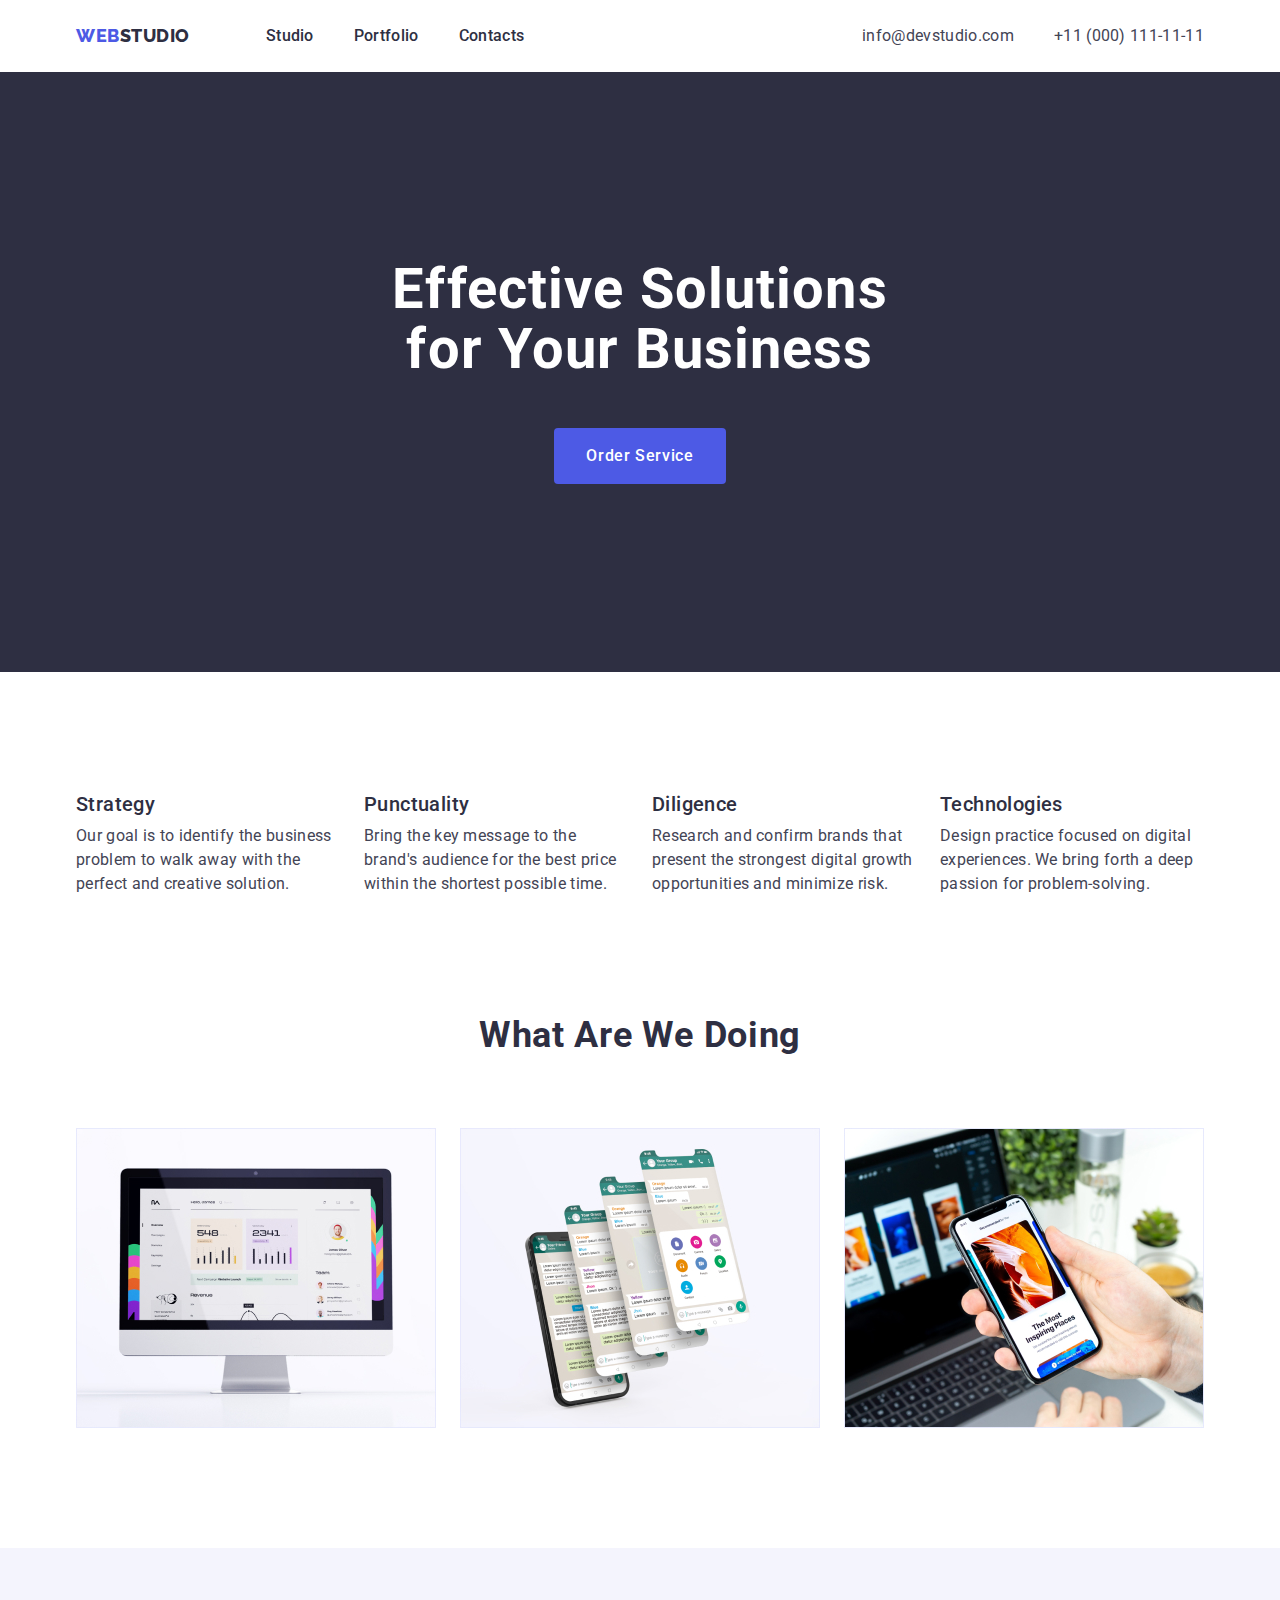
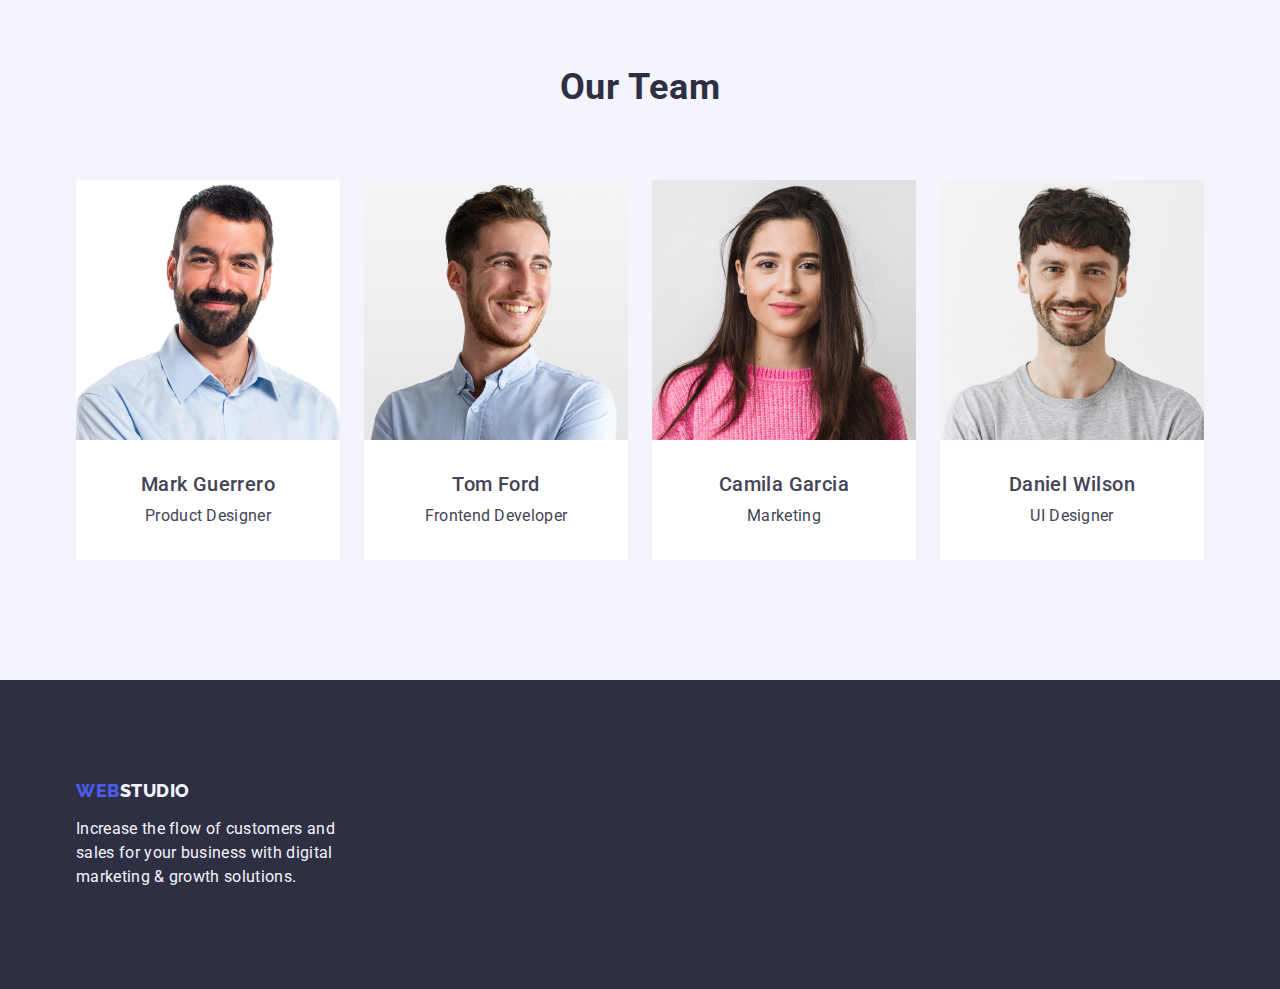
<file: goit-markup-hw-04/index.html>
<!DOCTYPE html>
<html lang="en">
<head>
    <meta charset="UTF-8">
    <meta http-equiv="X-UA-Compatible" content="IE=edge">
    <meta name="viewport" content="width=device-width, initial-scale=1.0">
    <title>Main-Page</title>
    <link rel="preconnect" href="https://fonts.googleapis.com">
    <link rel="preconnect" href="https://fonts.gstatic.com" crossorigin>
    <link href="https://fonts.googleapis.com/css2?family=Raleway:wght@800&family=Roboto:wght@400;500;700;900&display=swap"
        rel="stylesheet">
        <link rel="stylesheet" href="https://cdnjs.cloudflare.com/ajax/libs/modern-normalize/1.1.0/modern-normalize.min.css">
    <link rel="stylesheet" href="./css/styles.css">
</head>
<body>
        <header class="page-header">
            <div class="container page-header-container">
                <nav class="page-navigation">
                <a class="logo link" href="./index.html">Web<span class="logo-st">Studio</span></a>
                <ul class="menu list">
                <li class="menu-item"><a class="menu-link link" href="./index.html">Studio</a></li>
                <li class="menu-item"><a class="menu-link link" href="./portfolio.html">Portfolio</a></li>
                <li class="menu-item"><a class="menu-link link " href="">Contacts</a></li>
            </ul>
        </nav>
            
        <address class="header-contact-list">
                <ul class="contact-list list">
                <li><a class="contact-link link" href="mailto:info@devstudio.com">info@devstudio.com</a></li>
                <li><a class="contact-link link" href="tel:+110001111111">+11 (000) 111-11-11</a></li>
            </ul>
            
        </address></div>
                
        </header>
        <main>
                <section class="hero">
                    <div class="container">
                        <h1 class="text-hero">Effective Solutions <br>
            for Your Business</h1>
                <button class="button-hero button" type="button">Order Service</button></div>
               
            </section>
            
            <!--Наш напрямок-->
                <section class="our-way">
                    <div class="container">
                        <h2 class="visually-hidden">features</h2>
                <ul class="our-direction list">
                    <li class="list-our-way">
                        <h3 class="text-main-our-way">Strategy</h3>
                        <p class="text-minor-our-way">Our goal is to identify the business
                        problem to walk away with the perfect and creative solution.</p>
                    </li>
                    <li class="list-our-way">
                        <h3 class="text-main-our-way">Punctuality</h3>
                        <p class="text-minor-our-way">Bring the key message to the brand's audience for the best price within the shortest possible time.</p>
                    </li>
                    <li class="list-our-way">
                        <h3 class="text-main-our-way">Diligence</h3>
                        <p class="text-minor-our-way">Research and confirm brands that present the strongest digital growth opportunities and minimize risk.</p>
                    </li>
                    <li class="list-our-way">
                        <h3 class="text-main-our-way">Technologies</h3>
                        <p class="text-minor-our-way">Design practice focused on digital experiences. We bring forth a deep passion for problem-solving.</p>
                    </li>
                </ul></div>
                

            </section>
            
            <!--Що ми робимо-->
                <section class="section-our-works">
                    <div class="container">
                        <h2 class="our-works">  What are we doing </h2>
                <ul class="list list-our-work">
                    <li class="our-works-photo"><img src="./images/rc.jpg" alt="що ми робимо" 
                        width="360" 
                        height="300">
                    </li>
                    <li class="our-works-photo"><img src="./images/rccc.jpg" alt="що ми робимо"
                        width="360"
                         height="300">
                    </li>
                    <li class="our-works-photo"><img src="./images/rcc.jpg" alt="що ми робимо"
                        width="360" 
                        height="300"></li>
                </ul></div>
            </section>
            
           <!--Наша команда-->
            <section class="main-team section-our-team">
                <div class="container">
                    <h2 class="text-main-team">Our Team</h2>
                 <ul class="list list-our-team">
                    <li class="team-list-item">
                        <img src="./images/mg.jpg" alt="наша команда" width="264"
                         height="260">
                         <div class="team-name">
                            <h3 class="text-main-our-team">Mark Guerrero</h3>
                        <p class="text-minor-our-team">Product Designer</p></div>
                        
                        </li>
                    
                    <li class="team-list-item">
                        <img src="./images/tf.jpg" alt="наша команда"
                        width="264" 
                        height="260">
                        <div class="team-name">
                            <h3 class="text-main-our-team">Tom Ford</h3>
                        <p class="text-minor-our-team">Frontend Developer</p></div>
                        
                    </li>
                    
                    <li class="team-list-item"><img src="./images/cg.jpg" alt="наша команда"
                        width="264" 
                        height="260">
                        <div class="team-name">
                            <h3 class="text-main-our-team">Camila Garcia</h3>
                        <p class="text-minor-our-team">Marketing</p></div>
                        
                    </li>
                    
                    <li class="team-list-item"><img src="./images/dw.jpg" alt="наша команда"
                        width="264" 
                        height="260">
                        <div class="team-name">
                            <h3 class="text-main-our-team">Daniel Wilson</h3>
                        <p class="text-minor-our-team">UI Designer</p></div>
                        
                    </li>
                    
                 </ul></div>
            </section>
            
        </main>
            <footer class="page-footer">
                <div class="container">
                    <a class="logo link logo-footer-page " href="./index.html">Web<span class="logo-footer">Studio</span></a>
            <p class="text-footer">Increase the flow of customers and sales for your business with digital marketing & growth solutions.</p></div>
                
        </footer>
        
</body>
</html>
</file>
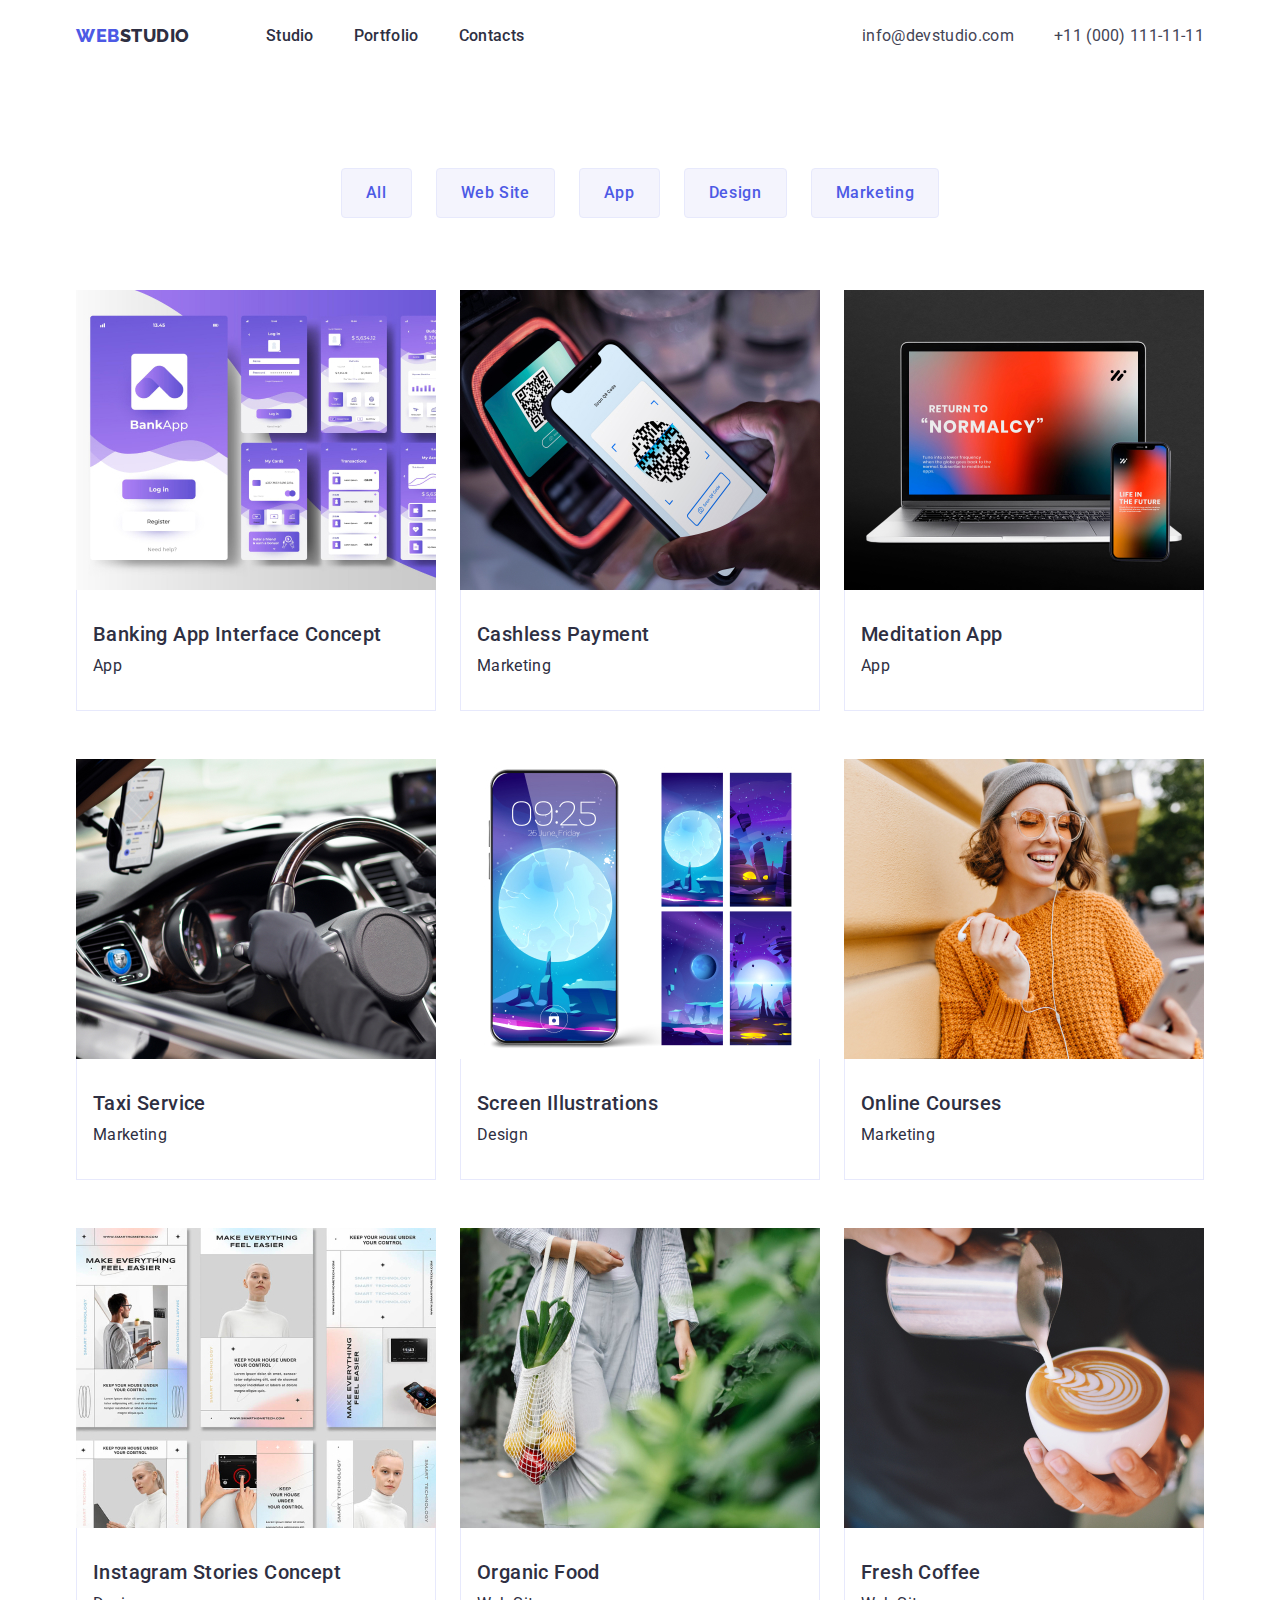
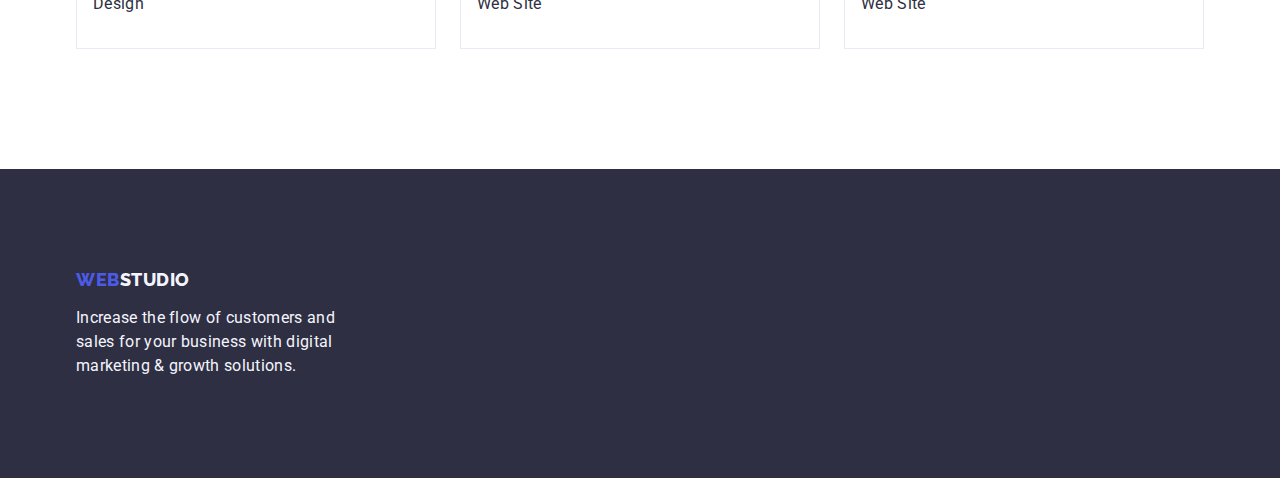
<file: goit-markup-hw-04/portfolio.html>
<!DOCTYPE html>
<html lang="en">
<head>
    <meta charset="UTF-8">
    <meta http-equiv="X-UA-Compatible" content="IE=edge">
    <meta name="viewport" content="width=device-width, initial-scale=1.0">
    <title>Portfolio</title>
    <link rel="preconnect" href="https://fonts.googleapis.com">
    <link rel="preconnect" href="https://fonts.gstatic.com" crossorigin>
    <link href="https://fonts.googleapis.com/css2?family=Raleway:wght@800&family=Roboto:wght@400;500;700;900&display=swap"
        rel="stylesheet">
        <link rel="stylesheet" href="https://cdnjs.cloudflare.com/ajax/libs/modern-normalize/1.1.0/modern-normalize.min.css">
    <link rel="stylesheet" href="./css/styles.css">
</head>
<body>
    <header class="page-header">
        <div class="container page-header-container">
            <nav class="page-navigation">
            <a class="logo link" href="./index.html">Web<span class="logo-st">Studio</span></a>
            <ul class="menu list">
                <li class="menu-item"><a class="menu-link link" href="./index.html">Studio</a></li>
                <li class="menu-item"><a class="menu-link link" href="./portfolio.html">Portfolio</a></li>
                <li class="menu-item"><a class="menu-link link " href="">Contacts</a></li>
            </ul>
        </nav>
        
        <address class="header-contact-list">
                <ul class="contact-list list">
                <li><a class="contact-link link" href="mailto:info@devstudio.com">info@devstudio.com</a></li>
                <li><a class="contact-link link" href="tel:+110001111111">+11 (000) 111-11-11</a></li>
            </ul>
            
        </address></div>
            
    </header>
    <main>
        <!--Портфоліо, фото, Кнопки, опис-->
        <section class="img-pf ">
            <div class="container">
                 <h1 class="hero-portfolio">PortfolioItems></h1>
            <ul class="list list-portfolio-buttom">
                <li><button class="main-but-pf button button-pf" type="button">All</button></li>
                <li><button class="main-but-pf button button-pf" type="button">Web Site</button></li>
                <li><button class="main-but-pf button button-pf" type="button">App</button></li>
                <li><button class="main-but-pf button button-pf" type="button">Design</button></li>
                <li><button class="main-but-pf button button-pf" type="button">Marketing</button></li>
            </ul>
                <ul class="list list-portfolio">
                <li class="item">
                        <a class="link" href=""><img class="" src="./images/bankapp.jpg" alt="apps-photo"
                        width="360"
                        height="300">
                        <div class="list-pf">
                            <h2 class="text-main text-main-pf">Banking App Interface Concept</h2>
                    <p class="text-minor text-minor-pf">App</p></div>
                     </a>
                </li>
                <li class="item">
                    <a class="link" href=""><img class="" src="./images/cashless.jpg" alt="marketing-photo" 
                        width="360"
                         height="300"> 
                         <div class="list-pf">
                            <h2 class="text-main text-main-pf">Cashless Payment</h2>
                        <p class="text-minor text-minor-pf">Marketing</p></div>
                         </a>
                </li>
                <li class="item">
                    <a class="link" href=""><img class="" src="./images/medtapp.jpg" alt="apps-photo"
                     width="360"
                        height="300"> <div class="list-pf"><h2 class="text-main text-main-pf">Meditation App</h2>
                    <p class="text-minor text-minor-pf">App</p></div>
                     </a>
                    
                </li>
                <li class="item">
                    <a class="link" href="marketing"><img class="" src="./images/taxiserv.jpg" alt="marketing-photo"
                     width="360"
                        height="300"> <div class="list-pf"><h2 class="text-main text-main-pf">Taxi Service</h2>
                    <p class="text-minor text-minor-pf">Marketing</p></div>
                    </a>
                    
                </li>
                <li class="item">
                    <a class="link" href="desing"><img class="" src="./images/scrill.jpg" alt="design-photo"
                     width="360"
                        height="300"> <div class="list-pf"><h2 class="text-main text-main-pf">Screen Illustrations</h2>
                    <p class="text-minor text-minor-pf">Design</p></div>
                     </a>
                    
                </li>
                <li class="item">
                    <a class="link" href=""><img class="" src="./images/onlicours.jpg" alt="marketing-photo"
                     width="360"
                        height="300"> <div class="list-pf"><h2 class="text-main text-main-pf">Online Courses</h2>
                    <p class="text-minor text-minor-pf">Marketing</p></div>
                    </a>
                    
                </li>
                <li class="item">
                    <a class="link" href=""><img class="" src="./images/insta.jpg" alt="design-photo"
                    width="360"
                        height="300"> <div class="list-pf"><h2 class="text-main text-main-pf">Instagram Stories Concept</h2>
                    <p class="text-minor text-minor-pf">Design</p></div>
                     </a>
                    
                </li>
                <li class="item">
                    <a class="link" href=""><img class="" src="./images/orgfood.jpg" alt="web-photo"
                    width="360"
                        height="300"> <div class="list-pf"><h2 class="text-main text-main-pf">Organic Food</h2>
                    <p class="text-minor text-minor-pf">Web Site</p></div>
                    </a>
                    
                </li>
                <li class="item">
                    <a class="link" href=""><img class="" src="./images/frshcoffee.jpg" alt="web-photo"
                    width="360"
                        height="300"> <div class="list-pf"><h2 class="text-main text-main-pf">Fresh Coffee</h2>
                    <p class="text-minor text-minor-pf">Web Site</p></div>
                    </a>
                    
                </li>
            </ul>
            </div>
               
        </section>
    </main>
    <footer class="page-footer">
        <div class="container">
            <a class="logo link logo-footer-page " href="./index.html">Web<span class="logo-footer">Studio</span></a>
            <p class="text-footer">Increase the flow of customers and sales for your business with digital marketing &
                growth solutions.</p>
        </div>
    
    </footer>
    
</body>
</html>
</file>
<file: goit-markup-hw-04/css/styles.css>
:root {
    --previous-color-text: #2E2F42;
    --secondary-color-text: #434455;
    --third-color-text:#FFFFFF; 
    --footer-text-color:#F4F4FD;
    --button-color-text: #4D5AE5;
    --button-color-bg: #F4F4FD;
    --main-background-color: #FFFFFF;
    --accent-color: #2196f3;
    --hero-background-color:#2E2F42;
    --main-but-pf-border:#e7e9fc;
   }
   
   h1,
   h2,
   h3,
   h4,
   p {
    margin-top: 0;
    margin-bottom: 0;
   }
   
   ul,
   ol {
    margin-top: 0;
    margin-bottom: 0;
    padding-left: 0;
   }
   
   img {
    display: block;
   }
   
   
   
   body {
    font-family: 'Roboto', sans-serif;
    color: var(--secondary-color-text);
    background-color: var(--main-background-color);
       }
   .list {list-style: none;}
   
   .link{text-decoration: none;}
   
   .button{cursor: pointer;}
   
   .logo{
   font-family: 'Raleway',sans-serif;
   font-weight: 800;
   font-size: 18px;
   letter-spacing: 0.03em;
   line-height: 1.17;
   margin-right: 76px;
   }
   
   .logo {
    color: #4D5AE5;
    text-transform: uppercase;
   }
   
   .logo-st {
    color: #2E2F42;
   }
   
   .header-contact-list{
    font-style:normal;
    
   }
   
   .menu-link{
    font-weight: 500;
    font-size: 16px;
    line-height: 1.5;
    letter-spacing: 0.02em;
    padding: 24px 0;
    display: block;
    color: #2e2f42;}
    
   .menu-link:hover,
   .menu-link:focus{
    color: #404BBF;
   }
   
   .contact-link{
   font-size: 16px;
   line-height: 1.5;
   letter-spacing: 0.02em;
    padding: 24px 0;
   margin-left: auto;
   color: var(--secondary-color-text);
   }
   
   .contact-link:hover,
   .contact-link:focus{
    color: #404BBF;
   }
   
   .button-hero:hover,
   .button-hero:focus{background-color: #404BBF; }
   
   /* ================= HEADER ================= */
   .page-header-container {
    display: flex;
    align-items: center;
    justify-content: space-between;
   }
   
   .contact-list{
    display: flex;
    align-items: center;
    gap: 40px;
   }
   
   .page-navigation {
    display: flex;
    align-items: center;
   }
   
   .menu {
    display: flex;
    gap: 40px;
   }
   
   /* ---- HERO ---- */
         
   .visually-hidden {
    position: absolute;
    width: 1px;
    height: 1px;
    margin: -1px;
    border: 0;
    padding: 0;
    white-space: nowrap;
    clip-path: inset(100%);
    clip: rect(0 0 0 0);
    overflow: hidden;
  }
   
   .page-our-way{
   display: flex;
   align-items: center;
   }
   
   .list-our-way{
    width: calc((100% - 72px) / 4);
    
   }
   
   .our-way-text{
    margin-bottom: 8px;
   }
   
   .our-way{
   padding-top: 120px;
   padding-bottom: 120px;
   }
   
   .our-direction{
   display: flex;
   gap: 24px;
   }
   
   /*наш напрямок*/
   
   .text-main-our-way{
   font-weight: 500;
   font-size: 20px;
   line-height: 1.2;
   letter-spacing: 0.02em;
   margin-bottom: 8px;
   color: var(--previous-color-text);
   }
   
   .text-minor-our-way{
   font-size: 16px;
   line-height: 1.5;
   letter-spacing: 0.02em;
   color: var(--secondary-color-text);}
   
   .container{
   width: 1158px;
   margin-left: auto;
   margin-right: auto;
   padding-left: 15px;
   padding-right: 15px;
   }
   
   
   .text-hero{
   font-weight: 700;
   font-size: 56px;
   line-height: 1.07;
   letter-spacing: 0.02em;
   text-align: center;
   color: var(--third-color-text);
   margin-left: auto;
   margin-right: auto;
   max-width: 496px;
   }
   
   /*секція-герой-головна*/
   .hero{
   text-align: center;
   padding: 188px 0 188px 0;
   background-color:var(--hero-background-color);
   }
   
   /*кнопка-головна*/
   .button-hero{
    display: block;
    min-width: 169px;
    margin-left: auto;
    margin-right: auto;
    font-family: 'Roboto', sans-serif;
    font-weight: 500;
    font-size: 16px;
    line-height: 1.5;
    letter-spacing: 0.04em;
    padding: 16px 32px;
    border: none;
    border-radius: 4px ;
    color: #FFFFFF;
    background-color: #4D5AE5;}
   
   /*головний текст на банері*/
   .text-hero{
    margin-bottom: 48px;
    color: var(--third-color-text);
    background-color: #2E2F42;}
   
   
   /*Що ми робимо*/
   
   .list-our-work{
    display: flex;
    gap: 24px;
    
   }
   
   .section-our-works {
    padding-bottom: 120px;
   }
   
   .our-works-photo{
    
   }
   
   .our-works{
   font-weight: 700;
   font-size: 36px;
   line-height: 1.11;
   text-align: center;
   letter-spacing: 0.02em;
   text-transform: capitalize;
   margin-bottom: 72px;
   color: var(--previous-color-text);}
   
   /*Наша команда*/
   
   .team-name{
    padding: 32px 16px;
    text-align: center;
    
   }
   
   .text-main-our-team {
    font-weight: 500;
    font-size: 20px;
    line-height: 24px;
    margin-bottom: 8px;
    letter-spacing: 0.02em;
    }
   
   
   .text-minor-our-team {
    font-weight: 400;
    font-size: 16px;
    line-height: 24px;
    letter-spacing: 0.02em;
     
   }
   
   .section-our-team{
    padding-bottom: 120px;
    padding-top: 120px;
   }
   
   .list-our-team{
    display: flex;
    gap: 24px;
    align-items: center;
   
   }
   .team-list-item{
    border-radius: 0px 0px 4px 4px;
    
   }
   
   .text-main-team{
   font-weight: 700;
   font-size: 36px;
   line-height: 1.11;
   text-align: center;
   letter-spacing: 0.02em;
   text-transform: capitalize;
   margin-bottom:72px;
   color: var(--previous-color-text);}
   
   .main-team{
    background: #F4F4FD;}
   
   /*текст футера*/
   
   .text-footer{
   font-size: 16px;
   line-height: 1.5;
   letter-spacing: 0.02em;
   max-width: 264px;
   color: var(--footer-text-color);}
   
   .page-footer{
    padding-top: 100px ;
    padding-bottom: 100px ;
    background-color: #2e2f42;}
   
   .logo-footer{
    color: #F4F4FD;}
   
   .logo-footer-page{
    margin-bottom: 16px;
    display: inline-block;}
   
   /*кнопки-портфоліо*/
   
   .button-pf{color: #4D5AE5;}
   .main-but{
   
    font-family: 'Roboto',sans-serif;
    font-style: normal;
    font-weight: 500;
    font-size: 16px;
    line-height: 1.5;
    display: flex;
    align-items: center;
    text-align: center;
    letter-spacing: 0.04em;
    color: var(--button-color-text);
    background-color: var(--button-color-bg);
   
   }
   
   /* Портфоліо*/
   
   .pf-main-but{
    padding: 72px;
   
   
   }
   
   .text-main-pf{
    font-weight: 500;
    font-size: 20px;
    line-height: 1.2;
    letter-spacing: 0.02em;
    margin-bottom: 8px;
    color: var(--previous-color-text);
   
   }
   
   .text-minor{
   
   }
   
   
   .text-minor-pf{
    font-size: 16px;
    line-height: 1.5;
    letter-spacing: 0.02em;
    color: var(--previous-color-text);
   }
   
   
   .list-portfolio-buttom{
    display: flex;
    gap: 24px;
    justify-content: center;
    margin-bottom: 72px;
   }
   
   .item{
    flex-basis: calc((100% - 20px) / 9);
   }
   
   
   .button-pf{
    text-align: center;      
    letter-spacing: 0.04em;
    padding: 12px 24px;
    border: 1px;
    border-radius: 4px;
    flex-direction: row;
   }
   
   .list-portfolio{
    display: flex;
    flex-wrap: wrap;
    gap: 24px;
    row-gap: 48px;
   }
   
   .list-pf{
    border-width: 1px ;
   border-style: solid ;
   border-top: none;
   border-color: #E7E9FC;
   padding: 32px 16px;
   }
   
   .hero-portfolio {
        position: absolute;
        width: 1px;
        height: 1px;
        margin: -1px;
        border: 0;
        padding: 0;
        white-space: nowrap;
        clip-path: inset(100%);
        clip: rect(0 0 0 0);
        overflow: hidden;
      }
   
    .img-pf {
         padding-top: 96px;
         padding-bottom: 120px;
   
        }
   
   
   .main-but-pf{
    font-family: 'Roboto', sans-serif;
    font-style: normal;
    font-weight: 500;
    font-size: 16px;
    line-height: 1.5;
    letter-spacing: 0.04em;
    border: 1px solid var(--main-but-pf-border);
    color: var(--button-color-text);
    background-color: var(--button-color-bg);
   }
   
   .team-list-item{ 
    background-color: var(--main-background-color);
   }
   
   .main-but-pf:hover,
   .main-but-pf:focus{
    border: 1px solid transparent;
    color: #FFFFFF;
    background-color: #404BBF;
   }
</file>
